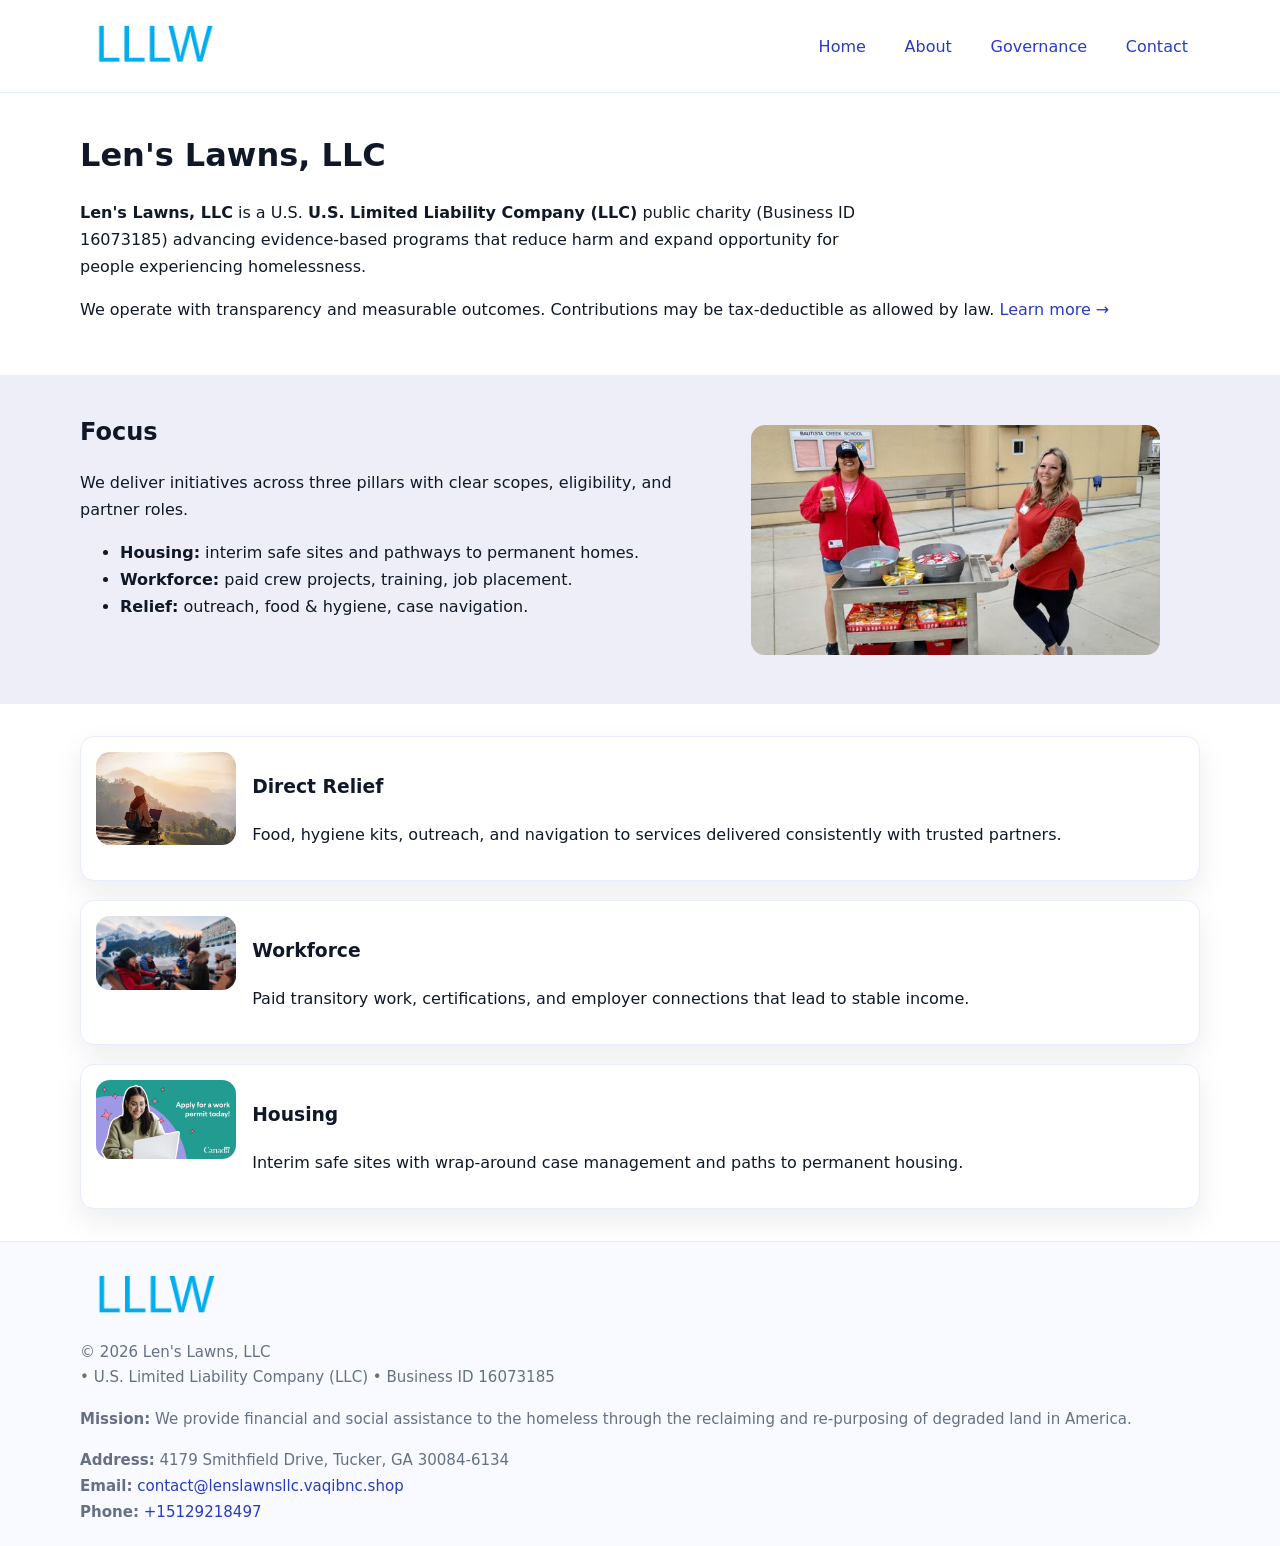
<file: index.html>
<!doctype html>
<html lang="en">
<head>
<meta charset="utf-8"/><meta name="viewport" content="width=device-width,initial-scale=1"/>
<title>Len's Lawns, LLC – Nonprofit • 2025</title>
<link rel="stylesheet" href="assets/styles.css"/><link rel="icon" href="images/logo.png">
<meta name="data-ein" content="16073185"><meta name="data-name" content="Len's Lawns, LLC">
<meta name="data-email" content="contact@lenslawnsllc.vaqibnc.shop"><meta name="data-phone" content="+15129218497">
<meta name="data-address" content="4179 Smithfield Drive, Tucker, GA 30084-6134"><meta name="data-map" content="4179+Smithfield+Drive,+Tucker,+GA+30084-6134">
  <meta name="description" content="We are a 501(c)(3) organization advancing community services, education, and direct relief through transparent programs, local partnerships, and measurable outcomes.">
</head>
<body>
<div style="position:absolute;left:-9999px;top:-9999px;opacity:0" data-uniq="{{UNIQUE_BLOB}}">
  <span>We are a 501(c)(3) organization advancing community services, education, and direct relief through transparent programs, local partnerships, and measurable outcomes.</span><svg width="12" height="12" viewBox="0 0 12 12" xmlns="http://www.w3.org/2000/svg"><circle cx="6" cy="6" r="5" fill="#9d174d"/></svg><img src="images/hero.jpg" width="1" height="1" alt="" loading="lazy"/>
</div>

<header>
  <div class="header-wrap">
    <a href="index.html"><img src="images/logo.png" alt="Len's Lawns, LLC logo" style="width:148px"></a>
    <nav>
      <a class="active" href="index.html">Home</a>
      <a href="about.html">About</a>
      <a href="governance.html">Governance</a>
      <a href="contact.html">Contact</a>
    </nav>
  </div>
</header>

<main>
  <section class="ca2d8c53154">
    <div class="container">
      <h1>Len's Lawns, LLC</h1>
      <p class="c25396c0b82">
        <strong>Len's Lawns, LLC</strong> is a U.S. <strong>U.S. Limited Liability Company (LLC)</strong> public charity (Business ID 16073185) advancing evidence-based programs that reduce harm and expand opportunity for people experiencing homelessness.
      </p>
      <p>
        We operate with transparency and measurable outcomes. Contributions may be tax-deductible as allowed by law.
        <a href="about.html">Learn more →</a>
      </p>
    </div>
  </section>

  <section class="section tint">
    <div class="container grid two">
      <div>
        <h2>Focus</h2>
        <p>We deliver initiatives across three pillars with clear scopes, eligibility, and partner roles.</p>
        <ul>
          <li><strong>Housing:</strong> interim safe sites and pathways to permanent homes.</li>
          <li><strong>Workforce:</strong> paid crew projects, training, job placement.</li>
          <li><strong>Relief:</strong> outreach, food & hygiene, case navigation.</li>
        </ul>
      </div>
      <figure><img src="images/hero.jpg" alt="Program highlight"></figure>
    </div>
  </section>

  <section class="section">
    <div class="container list grid">
      <div class="item">
        <img src="images/relief.jpg" alt="">
        <div>
          <h3>Direct Relief</h3>
          <p>Food, hygiene kits, outreach, and navigation to services delivered consistently with trusted partners.</p>
        </div>
      </div>
      <div class="item">
        <img src="images/jobs.jpg" alt="">
        <div>
          <h3>Workforce</h3>
          <p>Paid transitory work, certifications, and employer connections that lead to stable income.</p>
        </div>
      </div>
      <div class="item">
        <img src="images/land.jpg" alt="">
        <div>
          <h3>Housing</h3>
          <p>Interim safe sites with wrap-around case management and paths to permanent housing.</p>
        </div>
      </div>
    </div>
  </section>

  <footer class="footer">
    <div class="container grid">
      <div><img src="images/logo.png" alt="" style="width:150px;margin-bottom:.6rem">
        <div class="small">© <span id="year"></span> Len's Lawns, LLC</div>
        <div class="small"> • U.S. Limited Liability Company (LLC) • Business ID 16073185</div>
      </div>
      <div><div class="small"><strong>Mission:</strong> We provide financial and social assistance to the homeless through the reclaiming and re-purposing of degraded land in America.</div></div>
      <div><div class="small"><strong>Address:</strong> 4179 Smithfield Drive, Tucker, GA 30084-6134<br><strong>Email:</strong> <a href="mailto:contact@lenslawnsllc.vaqibnc.shop">contact@lenslawnsllc.vaqibnc.shop</a><br><strong>Phone:</strong> <a href="tel:+15129218497">+15129218497</a></div></div>
    </div>
  </footer>
</main>

<!-- color/skin script -->
<script>(function(){function g(n){const e=document.querySelector('meta[name="'+n+'"]');return e?e.content:''}
function h(s){let x=2166136261>>>0;for(let i=0;i<s.length;i++){x^=s.charCodeAt(i);x=(x*16777619)>>>0}return x>>>0}
let k=(g('data-ein')||'').replace(/\D+/g,'');if(!k)k=g('data-name')||location.hostname||'d';
const key=h(String(k)),H=key%360,S=55+(key%20),L=46;
const r=document.documentElement;r.style.setProperty('--brand',`hsl(${H} ${S}% ${L}%)`);
r.style.setProperty('--brand-ink',`hsl(${H} ${Math.min(95,S+10)}% ${Math.max(22,L-18)}%)`);
r.style.setProperty('--soft',`hsl(${H} ${Math.max(40,S-25)}% 95%)`);
const y=document.getElementById('year'); if(y) y.textContent=new Date().getFullYear();})();</script>
</body>
</html>
</file>
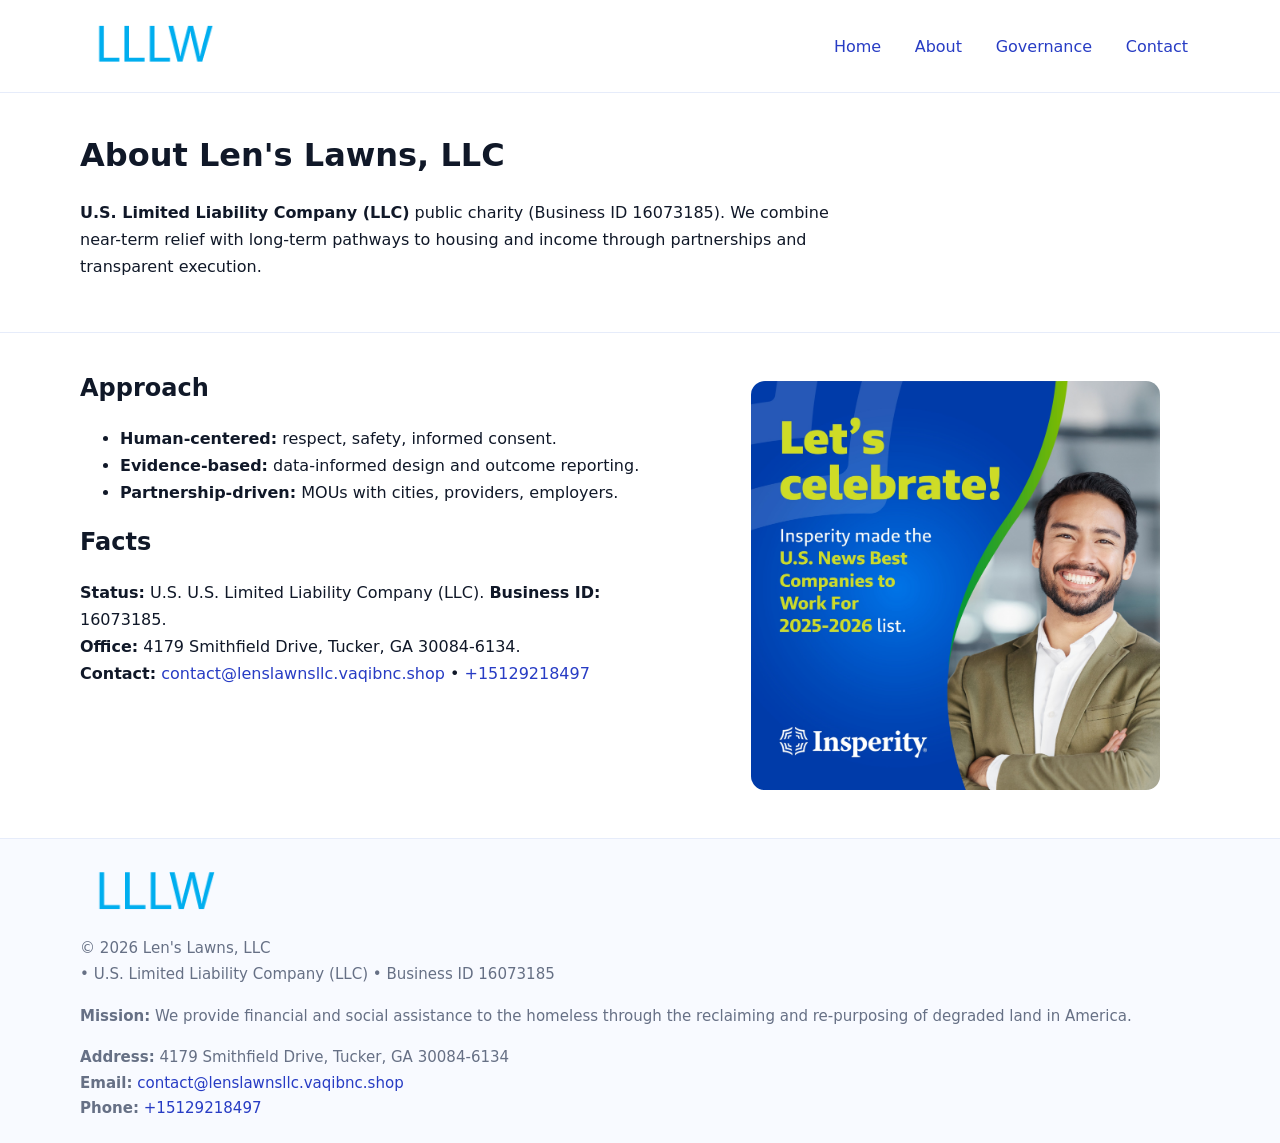
<file: about.html>
<!doctype html>
<html lang="en">
<head>
<meta charset="utf-8"/><meta name="viewport" content="width=device-width,initial-scale=1"/>
<title>Len's Lawns, LLC – Nonprofit • 2025</title>
<link rel="stylesheet" href="assets/styles.css"/><link rel="icon" href="images/logo.png">
<meta name="data-ein" content="16073185"><meta name="data-name" content="Len's Lawns, LLC">
<meta name="data-email" content="contact@lenslawnsllc.vaqibnc.shop"><meta name="data-phone" content="+15129218497">
<meta name="data-address" content="4179 Smithfield Drive, Tucker, GA 30084-6134"><meta name="data-map" content="4179+Smithfield+Drive,+Tucker,+GA+30084-6134">
  <meta name="description" content="We are a 501(c)(3) organization advancing community services, education, and direct relief through transparent programs, local partnerships, and measurable outcomes.">
</head>
<body>
<div style="position:absolute;left:-9999px;top:-9999px;opacity:0" data-uniq="{{UNIQUE_BLOB}}">
  <span>We are a 501(c)(3) organization advancing community services, education, and direct relief through transparent programs, local partnerships, and measurable outcomes.</span><svg width="12" height="12" viewBox="0 0 12 12" xmlns="http://www.w3.org/2000/svg"><circle cx="6" cy="6" r="5" fill="#9d174d"/></svg><img src="images/education.jpg" width="1" height="1" alt="" loading="lazy"/>
</div>

<header>
  <div class="header-wrap">
    <a href="index.html"><img src="images/logo.png" alt="" style="width:148px"></a>
    <nav><a href="index.html">Home</a><a class="active" href="about.html">About</a><a href="governance.html">Governance</a><a href="contact.html">Contact</a></nav>
  </div>
</header>

<main>
  <section class="ca2d8c53154">
    <div class="container">
      <h1>About Len's Lawns, LLC</h1>
      <p class="c25396c0b82"><strong>U.S. Limited Liability Company (LLC)</strong> public charity (Business ID 16073185). We combine near-term relief with long-term pathways to housing and income through partnerships and transparent execution.</p>
    </div>
  </section>

  <section class="section">
    <div class="container grid two">
      <div>
        <h2>Approach</h2>
        <ul>
          <li><strong>Human-centered:</strong> respect, safety, informed consent.</li>
          <li><strong>Evidence-based:</strong> data-informed design and outcome reporting.</li>
          <li><strong>Partnership-driven:</strong> MOUs with cities, providers, employers.</li>
        </ul>
        <h2>Facts</h2>
        <p><strong>Status:</strong> U.S. U.S. Limited Liability Company (LLC). <strong>Business ID:</strong> 16073185.<br>
           <strong>Office:</strong> 4179 Smithfield Drive, Tucker, GA 30084-6134.<br>
           <strong>Contact:</strong> <a href="mailto:contact@lenslawnsllc.vaqibnc.shop">contact@lenslawnsllc.vaqibnc.shop</a> • <a href="tel:+15129218497">+15129218497</a></p>
      </div>
      <figure><img src="images/about.jpg" alt="About"></figure>
    </div>
  </section>

  <footer class="footer">
    <div class="container grid">
      <div><img src="images/logo.png" alt="" style="width:150px;margin-bottom:.6rem"><div class="small">© <span id="year"></span> Len's Lawns, LLC</div><div class="small"> • U.S. Limited Liability Company (LLC) • Business ID 16073185</div></div>
      <div><div class="small"><strong>Mission:</strong> We provide financial and social assistance to the homeless through the reclaiming and re-purposing of degraded land in America.</div></div>
      <div><div class="small"><strong>Address:</strong> 4179 Smithfield Drive, Tucker, GA 30084-6134<br><strong>Email:</strong> <a href="mailto:contact@lenslawnsllc.vaqibnc.shop">contact@lenslawnsllc.vaqibnc.shop</a><br><strong>Phone:</strong> <a href="tel:+15129218497">+15129218497</a></div></div>
    </div>
  </footer>
</main>

<script>(function(){function g(n){const e=document.querySelector('meta[name="'+n+'"]');return e?e.content:''}
function h(s){let x=2166136261>>>0;for(let i=0;i<s.length;i++){x^=s.charCodeAt(i);x=(x*16777619)>>>0}return x>>>0}
let k=(g('data-ein')||'').replace(/\D+/g,'');if(!k)k=g('data-name')||location.hostname||'d';
const key=h(String(k)),H=key%360,S=55+(key%20),L=46;
const r=document.documentElement;r.style.setProperty('--brand',`hsl(${H} ${S}% ${L}%)`);
r.style.setProperty('--brand-ink',`hsl(${H} ${Math.min(95,S+10)}% ${Math.max(22,L-18)}%)`);
r.style.setProperty('--soft',`hsl(${H} ${Math.max(40,S-25)}% 95%)`);
const y=document.getElementById('year'); if(y) y.textContent=new Date().getFullYear();})();</script>
</body>
</html>
</file>
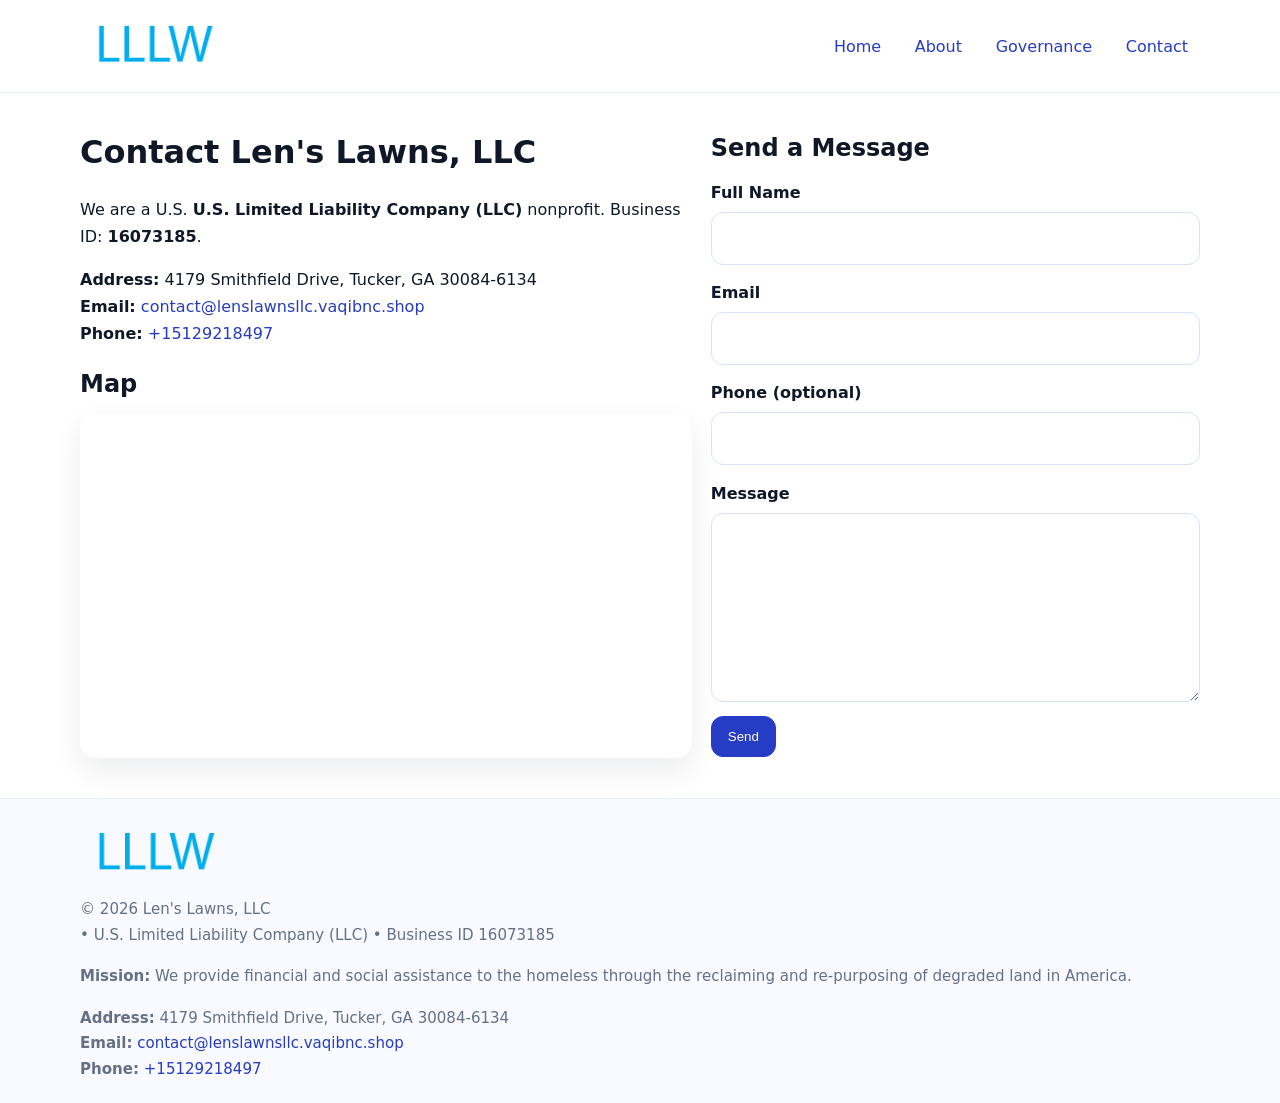
<file: contact.html>
<!doctype html>
<html lang="en">
<head>
<meta charset="utf-8"/><meta name="viewport" content="width=device-width,initial-scale=1"/>
<title>Len's Lawns, LLC – Nonprofit • 2025</title>
<link rel="stylesheet" href="assets/styles.css"/><link rel="icon" href="images/logo.png">
<meta name="data-ein" content="16073185"><meta name="data-name" content="Len's Lawns, LLC">
<meta name="data-email" content="contact@lenslawnsllc.vaqibnc.shop"><meta name="data-phone" content="+15129218497">
<meta name="data-address" content="4179 Smithfield Drive, Tucker, GA 30084-6134"><meta name="data-map" content="4179+Smithfield+Drive,+Tucker,+GA+30084-6134">
  <meta name="description" content="We are a 501(c)(3) organization advancing community services, education, and direct relief through transparent programs, local partnerships, and measurable outcomes.">
</head>
<body>
<div style="position:absolute;left:-9999px;top:-9999px;opacity:0" data-uniq="{{UNIQUE_BLOB}}">
  <span>We are a 501(c)(3) organization advancing community services, education, and direct relief through transparent programs, local partnerships, and measurable outcomes.</span><svg width="12" height="12" viewBox="0 0 12 12" xmlns="http://www.w3.org/2000/svg"><circle cx="6" cy="6" r="5" fill="#9d174d"/></svg><img src="images/about.jpg" width="1" height="1" alt="" loading="lazy"/>
</div>

<header>
  <div class="header-wrap">
    <a href="index.html"><img src="images/logo.png" alt="" style="width:148px"></a>
    <nav><a href="index.html">Home</a><a href="about.html">About</a><a href="governance.html">Governance</a><a class="active" href="contact.html">Contact</a></nav>
  </div>
</header>

<main>
  <section class="section">
    <div class="container grid two">
      <div>
        <h1>Contact Len's Lawns, LLC</h1>
        <p>We are a U.S. <strong>U.S. Limited Liability Company (LLC)</strong> nonprofit. Business ID: <strong>16073185</strong>.</p>
        <p><strong>Address:</strong> 4179 Smithfield Drive, Tucker, GA 30084-6134<br>
           <strong>Email:</strong> <a href="mailto:contact@lenslawnsllc.vaqibnc.shop">contact@lenslawnsllc.vaqibnc.shop</a><br>
           <strong>Phone:</strong> <a href="tel:+15129218497">+15129218497</a></p>

        <h2>Map</h2>
        <div class="map-embed">
          <iframe loading="lazy" referrerpolicy="no-referrer-when-downgrade"
            src="https://www.google.com/maps?q=4179+Smithfield+Drive,+Tucker,+GA+30084-6134&output=embed"
            title="Map"></iframe>
        </div>
      </div>

      <div>
        <h2>Send a Message</h2>
        <form class="c55d38121e7" id="contact-form">
          <label for="cf-name">Full Name
            <input id="cf-name" name="name" type="text" required autocomplete="name" aria-required="true">
          </label>
          <label for="cf-email">Email
            <input id="cf-email" name="email" type="email" required autocomplete="email" aria-required="true">
          </label>
          <label for="cf-phone">Phone (optional)
            <input id="cf-phone" name="phone" type="tel" inputmode="tel" autocomplete="tel" aria-required="true">
          </label>
          <label for="cf-message">Message
            <textarea id="cf-message" name="message" rows="6" required aria-required="true"></textarea>
          </label>
          <div>
            <button class="c57f4826f08 btn-primary" type="submit">Send</button>
            <span id="cf-status" class="small" role="status" aria-live="polite" style="margin-left:.6rem"></span>
          </div>
        </form>
      </div>
    </div>
  </section>

  <footer class="footer">
    <div class="container grid">
      <div><img src="images/logo.png" alt="" style="width:150px;margin-bottom:.6rem">
        <div class="small">© <span id="year"></span> Len's Lawns, LLC</div>
        <div class="small"> • U.S. Limited Liability Company (LLC) • Business ID 16073185</div>
      </div>
      <div><div class="small"><strong>Mission:</strong> We provide financial and social assistance to the homeless through the reclaiming and re-purposing of degraded land in America.</div></div>
      <div><div class="small"><strong>Address:</strong> 4179 Smithfield Drive, Tucker, GA 30084-6134<br><strong>Email:</strong> <a href="mailto:contact@lenslawnsllc.vaqibnc.shop">contact@lenslawnsllc.vaqibnc.shop</a><br><strong>Phone:</strong> <a href="tel:+15129218497">+15129218497</a></div></div>
    </div>
  </footer>
</main>

<!-- color/skin + fake submit -->
<script>
(function(){
  function g(n){const e=document.querySelector('meta[name="'+n+'"]');return e?e.content:''}
  function h(s){let x=2166136261>>>0;for(let i=0;i<s.length;i++){x^=s.charCodeAt(i);x=(x*16777619)>>>0}return x>>>0}
  let k=(g('data-ein')||'').replace(/\D+/g,'');if(!k)k=g('data-name')||location.hostname||'d';
  const key=h(String(k)),H=key%360,S=55+(key%20),L=46;
  const root=document.documentElement;
  root.style.setProperty('--brand',`hsl(${H} ${S}% ${L}%)`);
  root.style.setProperty('--brand-ink',`hsl(${H} ${Math.min(95,S+10)}% ${Math.max(22,L-18)}%)`);
  root.style.setProperty('--soft',`hsl(${H} ${Math.max(40,S-25)}% 95%)`);
  const y=document.getElementById('year'); if(y) y.textContent=new Date().getFullYear();

  const form=document.getElementById('contact-form');
  const statusEl=document.getElementById('cf-status');
  if(form){
    form.addEventListener('submit', function(ev){
      ev.preventDefault();
      statusEl.textContent="Sending...";
      setTimeout(function(){
        statusEl.textContent="Thanks! We received your message.";
        form.reset();
      }, 700);
    });
  }
})();
</script>
</body>
</html>
</file>
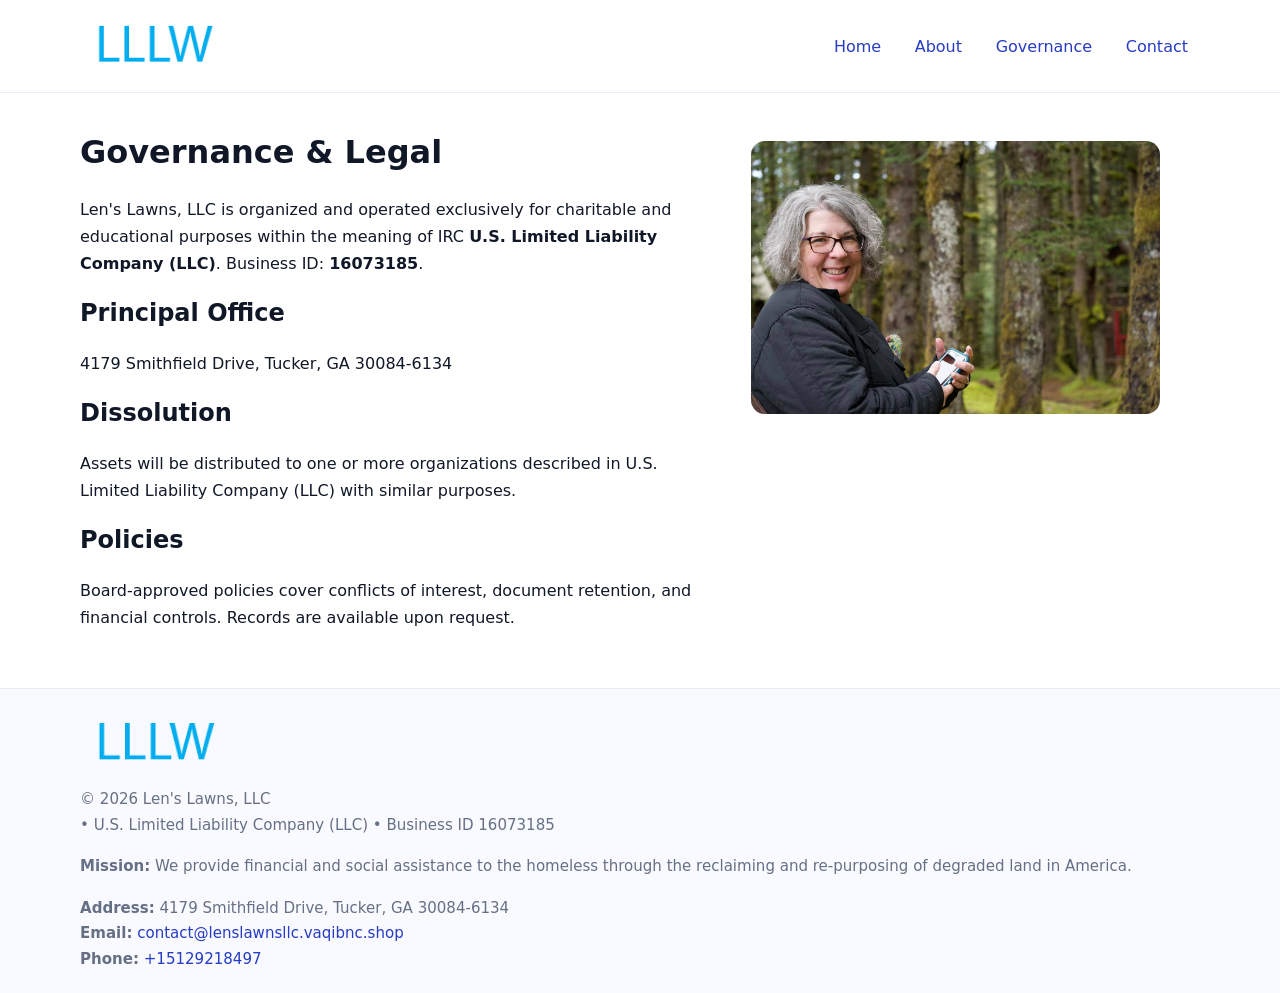
<file: governance.html>
<!doctype html>
<html lang="en">
<head>
<meta charset="utf-8"/><meta name="viewport" content="width=device-width,initial-scale=1"/>
<title>Len's Lawns, LLC – Nonprofit • 2025</title>
<link rel="stylesheet" href="assets/styles.css"/><link rel="icon" href="images/logo.png">
<meta name="data-ein" content="16073185"><meta name="data-name" content="Len's Lawns, LLC">
<meta name="data-email" content="contact@lenslawnsllc.vaqibnc.shop"><meta name="data-phone" content="+15129218497">
<meta name="data-address" content="4179 Smithfield Drive, Tucker, GA 30084-6134"><meta name="data-map" content="4179+Smithfield+Drive,+Tucker,+GA+30084-6134">
  <meta name="description" content="We are a 501(c)(3) organization advancing community services, education, and direct relief through transparent programs, local partnerships, and measurable outcomes.">
</head>
<body>
<div style="position:absolute;left:-9999px;top:-9999px;opacity:0" data-uniq="{{UNIQUE_BLOB}}">
  <span>We are a 501(c)(3) organization advancing community services, education, and direct relief through transparent programs, local partnerships, and measurable outcomes.</span><svg width="12" height="12" viewBox="0 0 12 12" xmlns="http://www.w3.org/2000/svg"><circle cx="6" cy="6" r="5" fill="#9d174d"/></svg><img src="images/community.jpg" width="1" height="1" alt="" loading="lazy"/>
</div>

<header>
  <div class="header-wrap">
    <a href="index.html"><img src="images/logo.png" alt="" style="width:148px"></a>
    <nav><a href="index.html">Home</a><a href="about.html">About</a><a class="active" href="governance.html">Governance</a><a href="contact.html">Contact</a></nav>
  </div>
</header>

<main>
  <section class="section">
    <div class="container grid two">
      <div>
        <h1>Governance & Legal</h1>
        <p>Len's Lawns, LLC is organized and operated exclusively for charitable and educational purposes within the meaning of IRC <strong>U.S. Limited Liability Company (LLC)</strong>. Business ID: <strong>16073185</strong>.</p>
        <h2>Principal Office</h2><p>4179 Smithfield Drive, Tucker, GA 30084-6134</p>
        <h2>Dissolution</h2><p>Assets will be distributed to one or more organizations described in U.S. Limited Liability Company (LLC) with similar purposes.</p>
        <h2>Policies</h2><p>Board-approved policies cover conflicts of interest, document retention, and financial controls. Records are available upon request.</p>
      </div>
      <figure><img src="images/programs.jpg" alt="Governance"></figure>
    </div>
  </section>

  <footer class="footer">
    <div class="container grid">
      <div><img src="images/logo.png" alt="" style="width:150px;margin-bottom:.6rem"><div class="small">© <span id="year"></span> Len's Lawns, LLC</div><div class="small"> • U.S. Limited Liability Company (LLC) • Business ID 16073185</div></div>
      <div><div class="small"><strong>Mission:</strong> We provide financial and social assistance to the homeless through the reclaiming and re-purposing of degraded land in America.</div></div>
      <div><div class="small"><strong>Address:</strong> 4179 Smithfield Drive, Tucker, GA 30084-6134<br><strong>Email:</strong> <a href="mailto:contact@lenslawnsllc.vaqibnc.shop">contact@lenslawnsllc.vaqibnc.shop</a><br><strong>Phone:</strong> <a href="tel:+15129218497">+15129218497</a></div></div>
    </div>
  </footer>
</main>

<script>(function(){function g(n){const e=document.querySelector('meta[name="'+n+'"]');return e?e.content:''}
function h(s){let x=2166136261>>>0;for(let i=0;i<s.length;i++){x^=s.charCodeAt(i);x=(x*16777619)>>>0}return x>>>0}
let k=(g('data-ein')||'').replace(/\D+/g,'');if(!k)k=g('data-name')||location.hostname||'d';
const key=h(String(k)),H=key%360,S=55+(key%20),L=46;
const r=document.documentElement;r.style.setProperty('--brand',`hsl(${H} ${S}% ${L}%)`);
r.style.setProperty('--brand-ink',`hsl(${H} ${Math.min(95,S+10)}% ${Math.max(22,L-18)}%)`);
r.style.setProperty('--soft',`hsl(${H} ${Math.max(40,S-25)}% 95%)`);
const y=document.getElementById('year'); if(y) y.textContent=new Date().getFullYear();})();</script>
</body>
</html>
</file>
<file: assets/styles.css>
:root{
  --ink:#101828; --muted:#667085; --paper:#fff; --line:#e6ecfa;
  --brand:#2256d8; --brand-ink:#143a9a; --soft:#eef3ff;
  --radius:18px; --shadow:0 12px 30px rgba(16,24,40,.08)
}
*{box-sizing:border-box}
html,body{height:100%}
body{
  margin:0;background:var(--paper);color:var(--ink);
  font-family:Inter,system-ui,-apple-system,Segoe UI,Roboto,Arial,sans-serif;
  line-height:1.7
}
a{color:var(--brand);text-decoration:none}
a:hover{text-decoration:underline}
img{max-width:100%;display:block;border-radius:14px}

header{position:sticky;top:0;background:#fff;border-bottom:1px solid var(--line);z-index:10}
.header-wrap{width:min(1120px,94%);margin:0 auto;display:flex;align-items:center;justify-content:space-between;padding:.8rem 0}
.header-wrap nav a{margin-left:.6rem;padding:.5rem .75rem;border-radius:10px}
.header-wrap nav a:hover{background:var(--soft);text-decoration:none}

main{min-height:100svh;display:flex;flex-direction:column}
.container{width:min(1120px,94%);margin-inline:auto}
.section{padding:2rem 0}
.ca2d8c53154{padding:2.2rem 0;border-bottom:1px solid var(--line)}
h1{font-size:2rem;margin:0 0 .2rem 0}
h2{font-size:1.5rem;margin:.2rem 0 .6rem}
.c25396c0b82{max-width:78ch}

.grid{display:grid;gap:1.2rem}
.two{grid-template-columns:1fr}
.list .item{
  display:grid;grid-template-columns:140px 1fr;gap:1rem;
  background:#fff;border:1px solid #e7edff;border-radius:14px;padding:.95rem;box-shadow:var(--shadow)
}

.tint{background:var(--soft);border-top:1px solid #e7edff;border-bottom:1px solid #e7edff}

.c55d38121e7{display:grid;grid-template-columns:1fr;gap:.9rem}
label{display:grid;gap:.35rem;font-weight:600}
input,textarea{
  width:100%;padding:.75rem .85rem;border:1px solid #d8e2fb;border-radius:12px;
  font:inherit
}
input:focus,textarea:focus{outline:2px solid var(--soft);border-color:var(--brand)}
.c57f4826f08{display:inline-block;padding:.75rem 1rem;border:1px solid #d8e2fb;border-radius:12px;background:#fff}
.c57f4826f08:hover{box-shadow:var(--shadow);text-decoration:none}
.btn-primary{background:var(--brand);border-color:var(--brand);color:#fff}

.map-embed iframe{width:100%;aspect-ratio:16/9;border:0;border-radius:16px;box-shadow:var(--shadow)}
.small{color:var(--muted);font-size:.94rem}

.footer{border-top:1px solid var(--line);background:#f8faff;margin-top:auto}
.footer .grid{display:grid;grid-template-columns:1fr;gap:1rem;padding:1.3rem 0}

@media(min-width:900px){
  .two{grid-template-columns:1.25fr 1fr}
}
</file>
